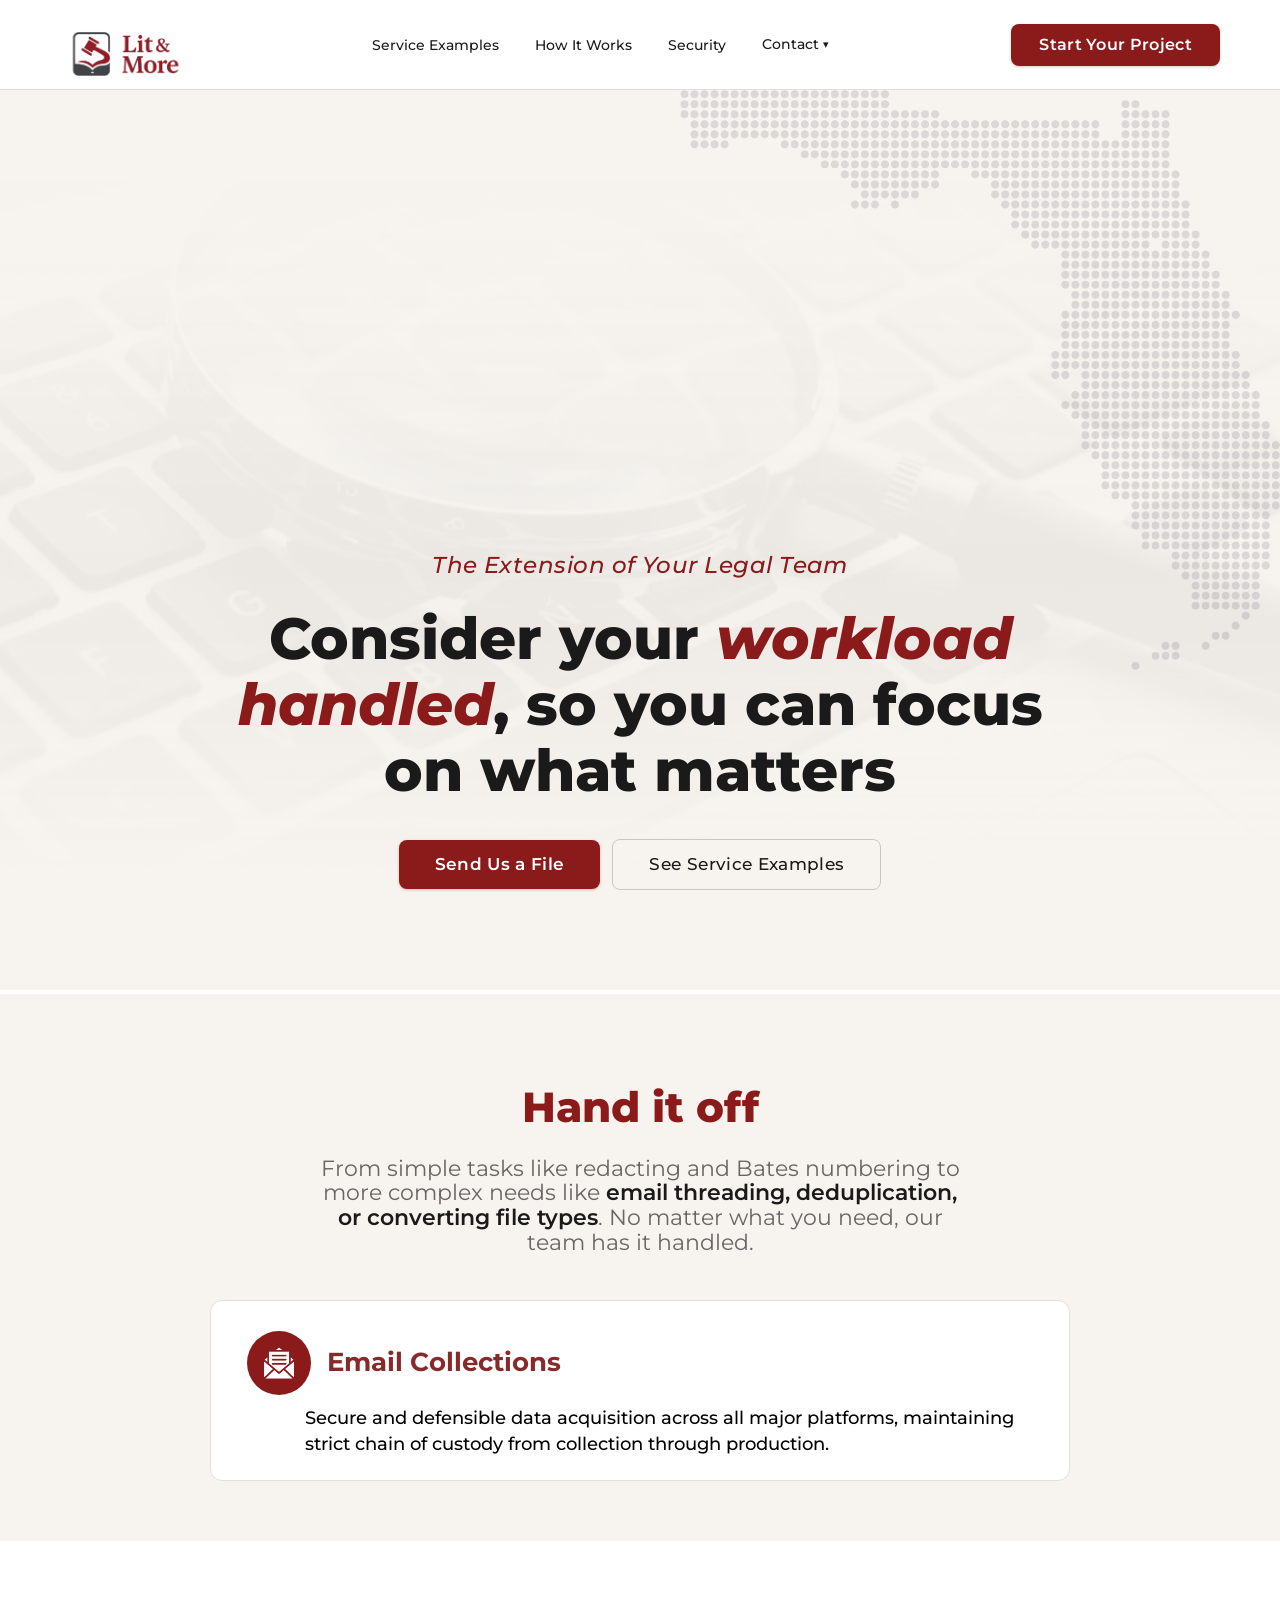
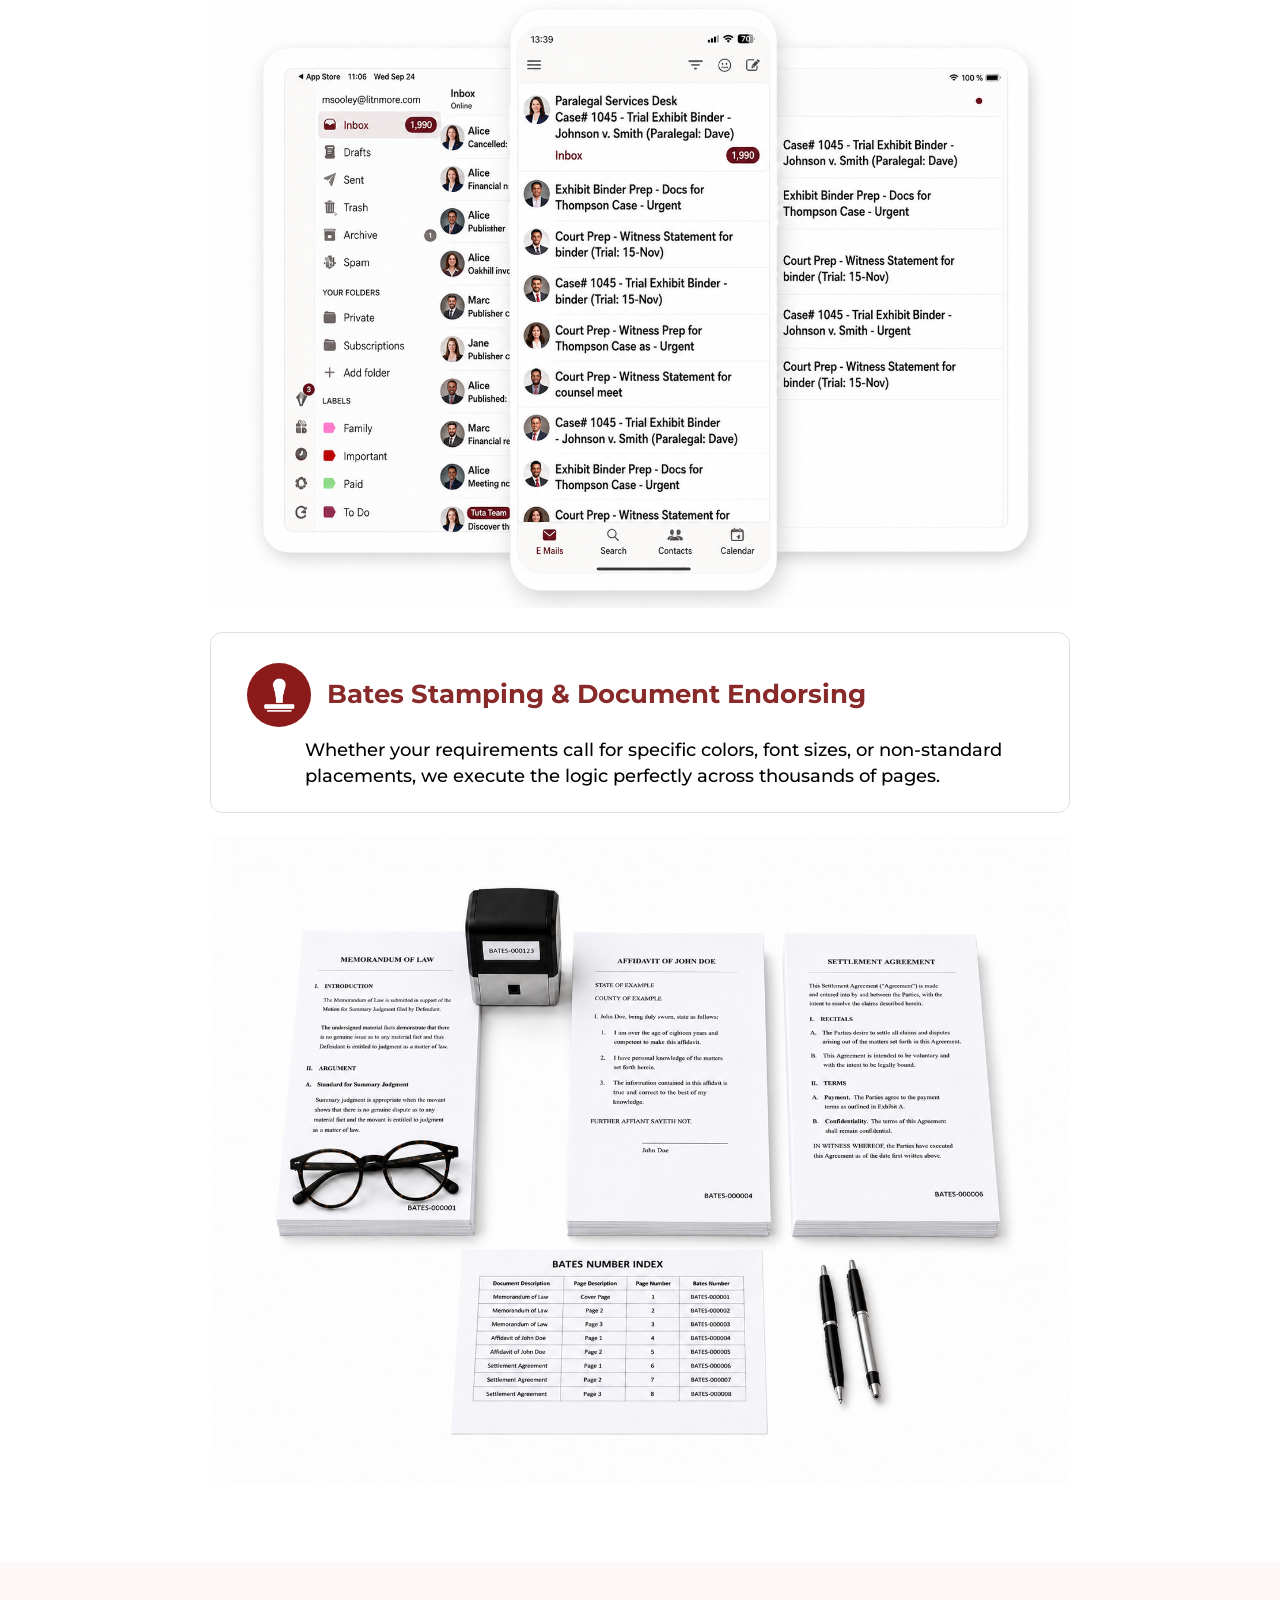
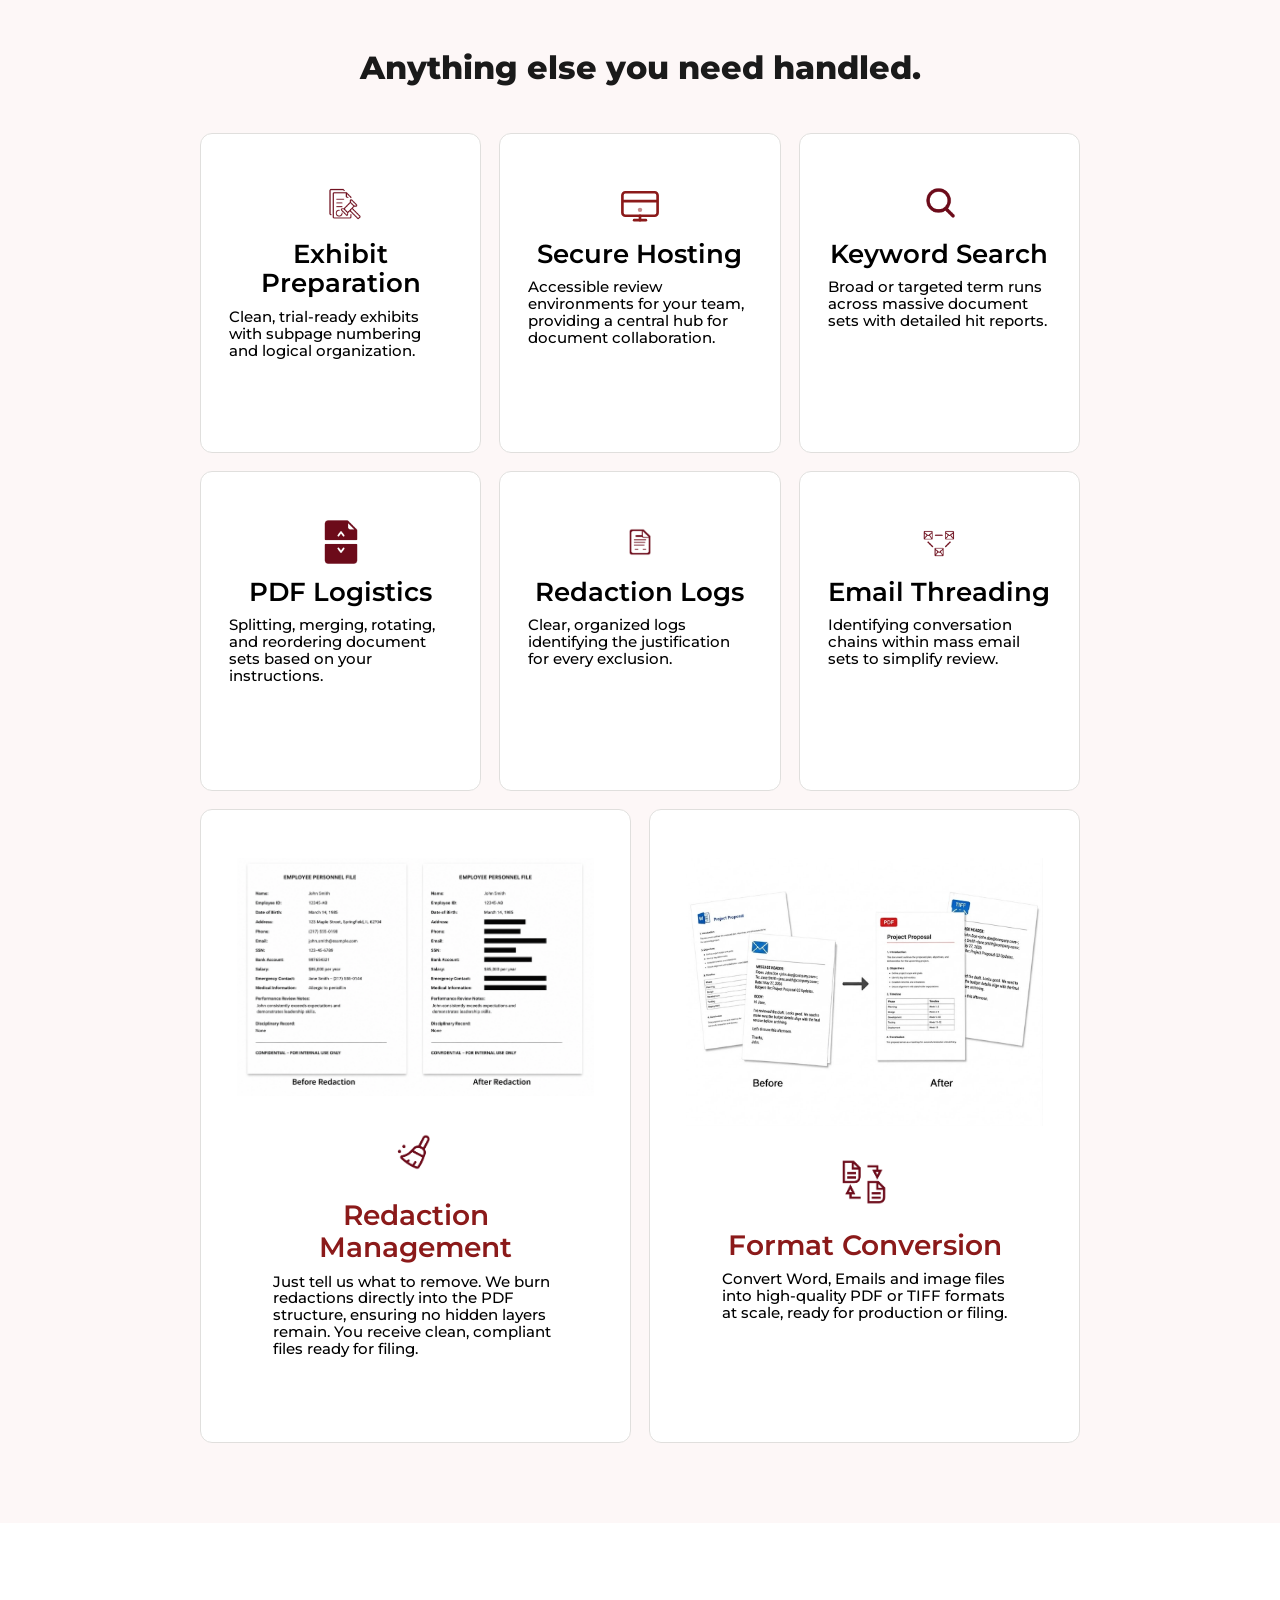
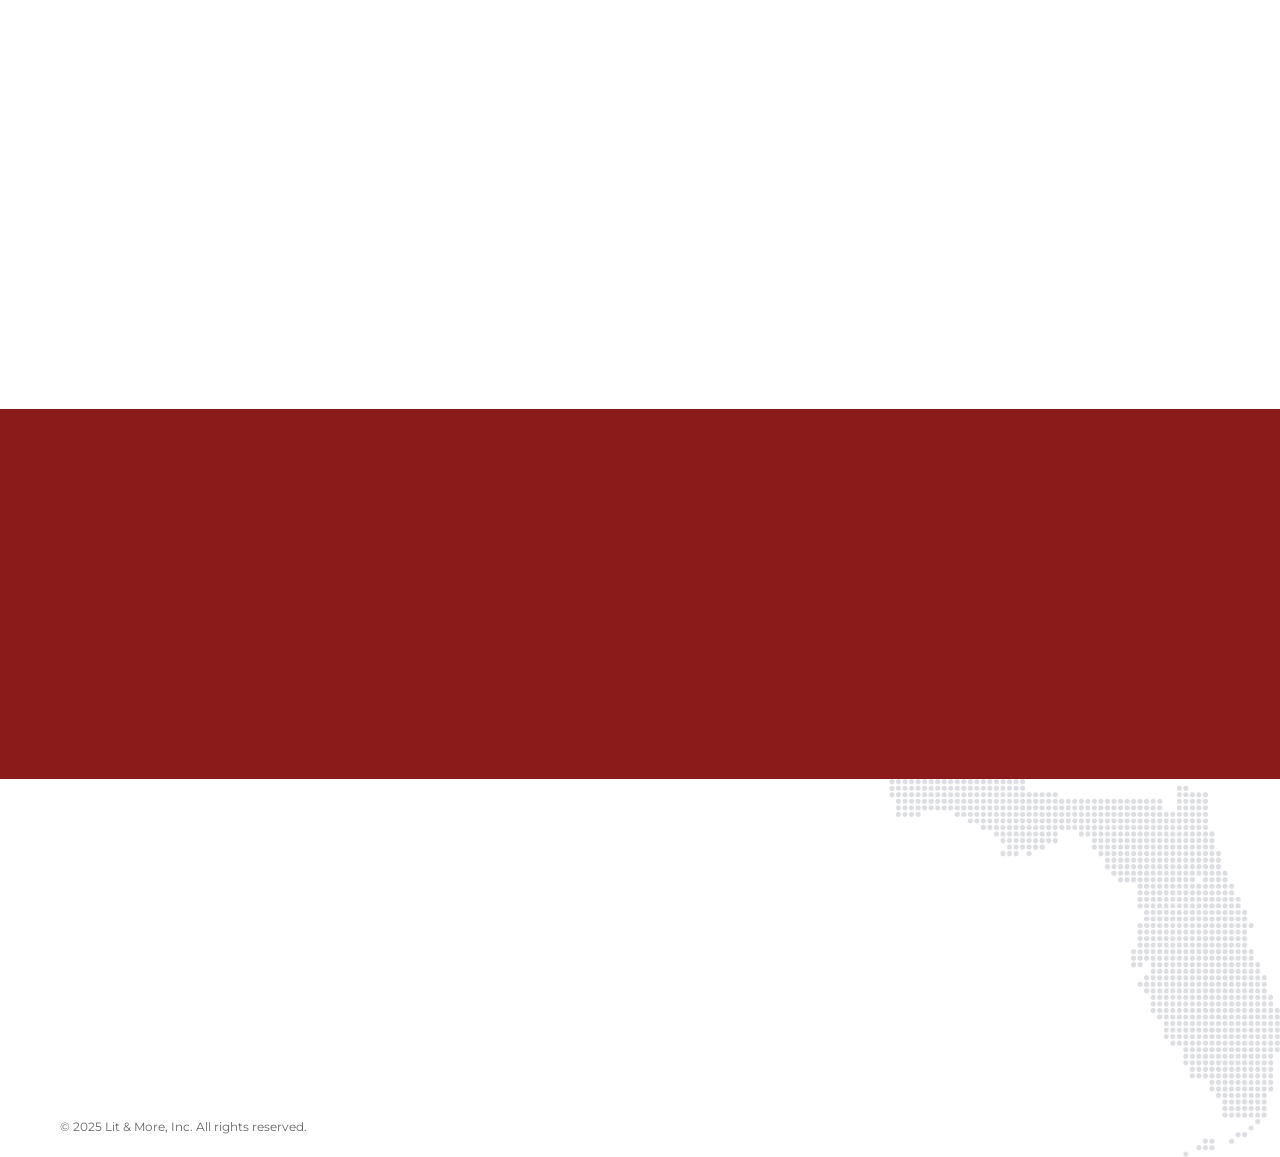
<file: index.html>
<!DOCTYPE html>
<html lang="en">
<head>
  <meta charset="UTF-8" />
  <meta name="viewport" content="width=device-width, initial-scale=1.0" />
  <title>Lit &amp; More | The Extension of Your Legal Team</title>
  <link rel="preconnect" href="https://fonts.googleapis.com" />
  <link rel="preconnect" href="https://fonts.gstatic.com" crossorigin />
  <link href="https://fonts.googleapis.com/css2?family=Montserrat:ital,wght@0,400;0,500;0,600;0,700;0,800;1,400;1,600;1,700&display=swap" rel="stylesheet" />
  <link href="https://unpkg.com/aos@2.3.1/dist/aos.css" rel="stylesheet" />
  <link rel="stylesheet" href="styles.css" />
</head>
<body>

<!-- ── Navigation ── -->
<nav class="nav">
  <a href="#" class="nav-logo">
    <img src="images/logo.png" alt="Lit & More" />
  </a>

  <ul class="nav-links">
    <li><a href="#services">Service Examples</a></li>
    <li><a href="how-it-works/index.html">How It Works</a></li>
    <li><a href="#security">Security</a></li>
    <li class="nav-dropdown">
      <a href="#" class="nav-dropdown-toggle">Contact <span class="nav-caret">▾</span></a>
      <ul class="nav-dropdown-menu">
        <li><a href="tel:2393323369">Call Us</a></li>
        <li><a href="mailto:msooley@litnmore.com">Email Us</a></li>
        <li><a href="Contact us/index.html">Contact Form</a></li>
      </ul>
    </li>
  </ul>

  <a href="Contact us/index.html" class="btn btn-red nav-cta">Start Your Project</a>
  <button class="nav-hamburger" id="menuToggle" aria-label="Toggle menu" aria-expanded="false">
    <span></span><span></span><span></span>
  </button>
</nav>

<!-- ── Hero ── -->
<section class="hero">
  <img class="hero-img-left" src="images/photo-hero.png" alt="" />
  <img class="hero-img-right" src="images/icon-us-based.png" alt="" />
  <div class="hero-content">
    <p class="hero-eyebrow" data-aos="fade-down" data-aos-delay="100">The Extension of Your Legal Team</p>
    <h1 class="hero-headline" data-aos="fade-up" data-aos-delay="200">
      Consider your <em>workload</em><br><em>handled</em>, so you can focus<br>on what matters
    </h1>
    <div class="hero-buttons" data-aos="fade-up" data-aos-delay="360">
      <a href="Contact us/index.html" class="btn btn-red btn-lg">Send Us a File</a>
      <a href="#services" class="btn btn-outline btn-lg">See Service Examples</a>
    </div>
  </div>
</section>

<!-- ── Hand it off ── -->
<section id="services">
  <!-- Beige zone: heading + Email Collections card -->
  <div class="services-top">
    <div class="section-heading" data-aos="fade-up">
      <h2>Hand it off</h2>
      <p>From simple tasks like redacting and Bates numbering to more complex needs like <strong>email threading, deduplication, or converting file types</strong>. No matter what you need, our team has it handled.</p>
    </div>
    <div class="featured-services-top">
      <div class="featured-card" data-aos="fade-up" data-aos-delay="100">
        <div class="featured-card-body">
          <div class="featured-card-header">
            <div class="card-icon-circle">
              <img src="images/email-icon.png" alt="" />
            </div>
            <h3>Email Collections</h3>
          </div>
          <p>Secure and defensible data acquisition across all major platforms, maintaining strict chain of custody from collection through production.</p>
        </div>
      </div>
    </div>
  </div>

  <!-- White zone: standalone photo + Bates Stamping card -->
  <div class="services-bottom">
    <div class="featured-photo-standalone" data-aos="fade-up" data-aos-delay="100">
      <img src="images/photo-email-collections.png" alt="Email Collections" />
    </div>
    <div class="featured-card" data-aos="fade-up" data-aos-delay="150">
      <div class="featured-card-body">
        <div class="featured-card-header">
          <div class="card-icon-circle">
            <img src="images/stampwhiite-.png" alt="" />
          </div>
          <h3>Bates Stamping &amp; Document Endorsing</h3>
        </div>
        <p>Whether your requirements call for specific colors, font sizes, or non-standard placements, we execute the logic perfectly across thousands of pages.</p>
      </div>
    </div>
    <div class="featured-photo-standalone" data-aos="fade-up" data-aos-delay="200">
      <img src="images/photo-bates-stamping 1 (2).png" alt="Bates Stamping" />
    </div>
  </div>
</section>

<!-- ── Anything else ── -->
<section class="section section-gray" id="how-it-works">
  <h2 class="dark-heading" data-aos="fade-up">Anything else you need handled.</h2>

  <div class="grid-3">
    <div class="service-card" data-aos="fade-up" data-aos-delay="0">
      <img class="card-icon" src="images/icon-exhibit-preparation.png" alt="" />
      <h3>Exhibit Preparation</h3>
      <p>Clean, trial-ready exhibits with subpage numbering and logical organization.</p>
    </div>

    <div class="service-card" data-aos="fade-up" data-aos-delay="100">
      <svg viewBox="0 0 30 30" fill="none" xmlns="http://www.w3.org/2000/svg">
        <rect x="3" y="7" width="24" height="16" rx="2" stroke="currentColor" stroke-width="1.8"/>
        <path d="M3 13h24" stroke="currentColor" stroke-width="1.8"/>
        <circle cx="15" cy="19" r="1.5" fill="currentColor" opacity="0.5"/>
        <path d="M11 26h8" stroke="currentColor" stroke-width="1.8" stroke-linecap="round"/>
        <path d="M15 23v3" stroke="currentColor" stroke-width="1.8" stroke-linecap="round"/>
      </svg>
      <h3>Secure Hosting</h3>
      <p>Accessible review environments for your team, providing a central hub for document collaboration.</p>
    </div>

    <div class="service-card" data-aos="fade-up" data-aos-delay="200">
      <img class="card-icon" src="images/icon-keyword-search.png" alt="" />
      <h3>Keyword Search</h3>
      <p>Broad or targeted term runs across massive document sets with detailed hit reports.</p>
    </div>

    <div class="service-card" data-aos="fade-up" data-aos-delay="0">
      <img class="card-icon" src="images/icon-pdf-logistics.png" alt="" />
      <h3>PDF Logistics</h3>
      <p>Splitting, merging, rotating, and reordering document sets based on your instructions.</p>
    </div>

    <div class="service-card" data-aos="fade-up" data-aos-delay="100">
      <img class="card-icon" src="images/icon-redaction-logs.png" alt="" />
      <h3>Redaction Logs</h3>
      <p>Clear, organized logs identifying the justification for every exclusion.</p>
    </div>

    <div class="service-card" data-aos="fade-up" data-aos-delay="200">
      <img class="card-icon" src="images/icon-email-threading.png" alt="" />
      <h3>Email Threading</h3>
      <p>Identifying conversation chains within mass email sets to simplify review.</p>
    </div>
  </div>

  <div class="grid-2">
    <div class="service-card service-card--photo-top" data-aos="fade-up" data-aos-delay="0">
      <div class="service-card-photo">
        <img src="images/Reduction-Management.png" alt="Redaction Management before and after" />
      </div>
      <div class="service-card-text">
        <img class="card-icon" src="images/icon-redaction-management.png" alt="" />
        <h3>Redaction Management</h3>
        <p>Just tell us what to remove. We burn redactions directly into the PDF structure, ensuring no hidden layers remain. You receive clean, compliant files ready for filing.</p>
      </div>
    </div>

    <div class="service-card service-card--photo-top" data-aos="fade-up" data-aos-delay="150">
      <div class="service-card-photo">
        <img src="images/photo-format-conversion 1.png" alt="Format Conversion before and after" />
      </div>
      <div class="service-card-text">
        <img class="card-icon" src="images/icon-format-conversion.png" alt="" />
        <h3>Format Conversion</h3>
        <p>Convert Word, Emails and image files into high-quality PDF or TIFF formats at scale, ready for production or filing.</p>
      </div>
    </div>
  </div>
</section>

<!-- ── Trust / Security ── -->
<section class="section section-white section-trust" id="security">
  <div class="trust-lock-ring" data-aos="zoom-in">
    <img src="images/Lock-Icon.png" alt="" />
  </div>

  <p class="trust-quote" data-aos="fade-up" data-aos-delay="100">We treat your files the way you treat them, securely, confidentially and with the careful handling that comes from years of <span class="trust-quote-accent">experience.</span></p>

  <div class="trust-badges" data-aos="fade-up" data-aos-delay="200">
    <button class="badge">
      <img class="badge-img" src="images/Calender-Icon.png" alt="" />
      Decades of Experience
    </button>
    <button class="badge">
      <img class="badge-img" src="images/Human-Icon.png" alt="" />
      Human-Verified
    </button>
    <button class="badge">
      <img class="badge-img badge-img-lg" src="images/us-map.png" alt="" />
      US-Based
    </button>
  </div>
</section>

<!-- ── CTA ── -->
<section class="section-cta" id="contact">
  <h2 data-aos="fade-up">Ready to hand it off?</h2>
  <p data-aos="fade-up" data-aos-delay="100">Send us the file or describe your project. We'll provide the budget figures and timeline your team needs.</p>
  <div data-aos="fade-up" data-aos-delay="220">
    <a href="Contact us/index.html" class="btn btn-outline-white btn-lg">Start Your Project</a>
  </div>
</section>

<!-- ── Footer ── -->
<footer>
  <img class="footer-map" src="images/icon-us-based.png" alt="" />
  <!-- Top: tagline + quick links centered -->
  <div class="footer-top" data-aos="fade-up">
    <p class="footer-tagline">Our team manages the electronic document<br>needs of <em>legal teams nationwide.</em></p>
    <div class="footer-nav">
      <h4>Quick Links</h4>
      <div class="footer-nav-links">
        <span class="pipe">|</span>
        <a href="#services">Service</a>
        <span class="pipe">|</span>
        <a href="#security">Security</a>
        <span class="pipe">|</span>
        <a href="Contact us/index.html">Contact</a>
        <span class="pipe">|</span>
      </div>
    </div>
  </div>

  <!-- Middle: logo+social left, contact right -->
  <div class="footer-mid" data-aos="fade-up" data-aos-delay="100">
    <div class="footer-brand">
      <div class="footer-logo">
        <img src="images/logo.png" alt="Lit & More" />
      </div>
      <div class="footer-social-block">
        <p class="footer-social-label">Follow us on</p>
        <div class="social-icons">
          <a href="https://web.facebook.com/litnmore" target="_blank" aria-label="Facebook"><img src="images/icon-facebook.png" alt="Facebook" /></a>
          <a href="https://www.instagram.com/litnmorefl" target="_blank" aria-label="Instagram"><img src="images/icon-instagram.png" alt="Instagram" /></a>
          <a href="https://www.linkedin.com/company/lit-&-more/" target="_blank" aria-label="LinkedIn"><img src="images/icon-linkedin.png" alt="LinkedIn" /></a>
        </div>
      </div>
    </div>
    <div class="footer-contact">
      <p>
        <img class="pin-icon" src="images/icon-location.png" alt="" />
        1629 Hendry Street, Fort Myers, FL 33901
      </p>
      <p>239-332-3369 &nbsp;·&nbsp; support@litnmore.com</p>
    </div>
  </div>

  <!-- Bottom: copyright -->
  <div class="footer-bottom">
    <p>© 2025 Lit &amp; More, Inc. All rights reserved.</p>
  </div>
</footer>

<script src="https://unpkg.com/aos@2.3.1/dist/aos.js"></script>
<script src="script.js"></script>
</body>
</html>
</file>
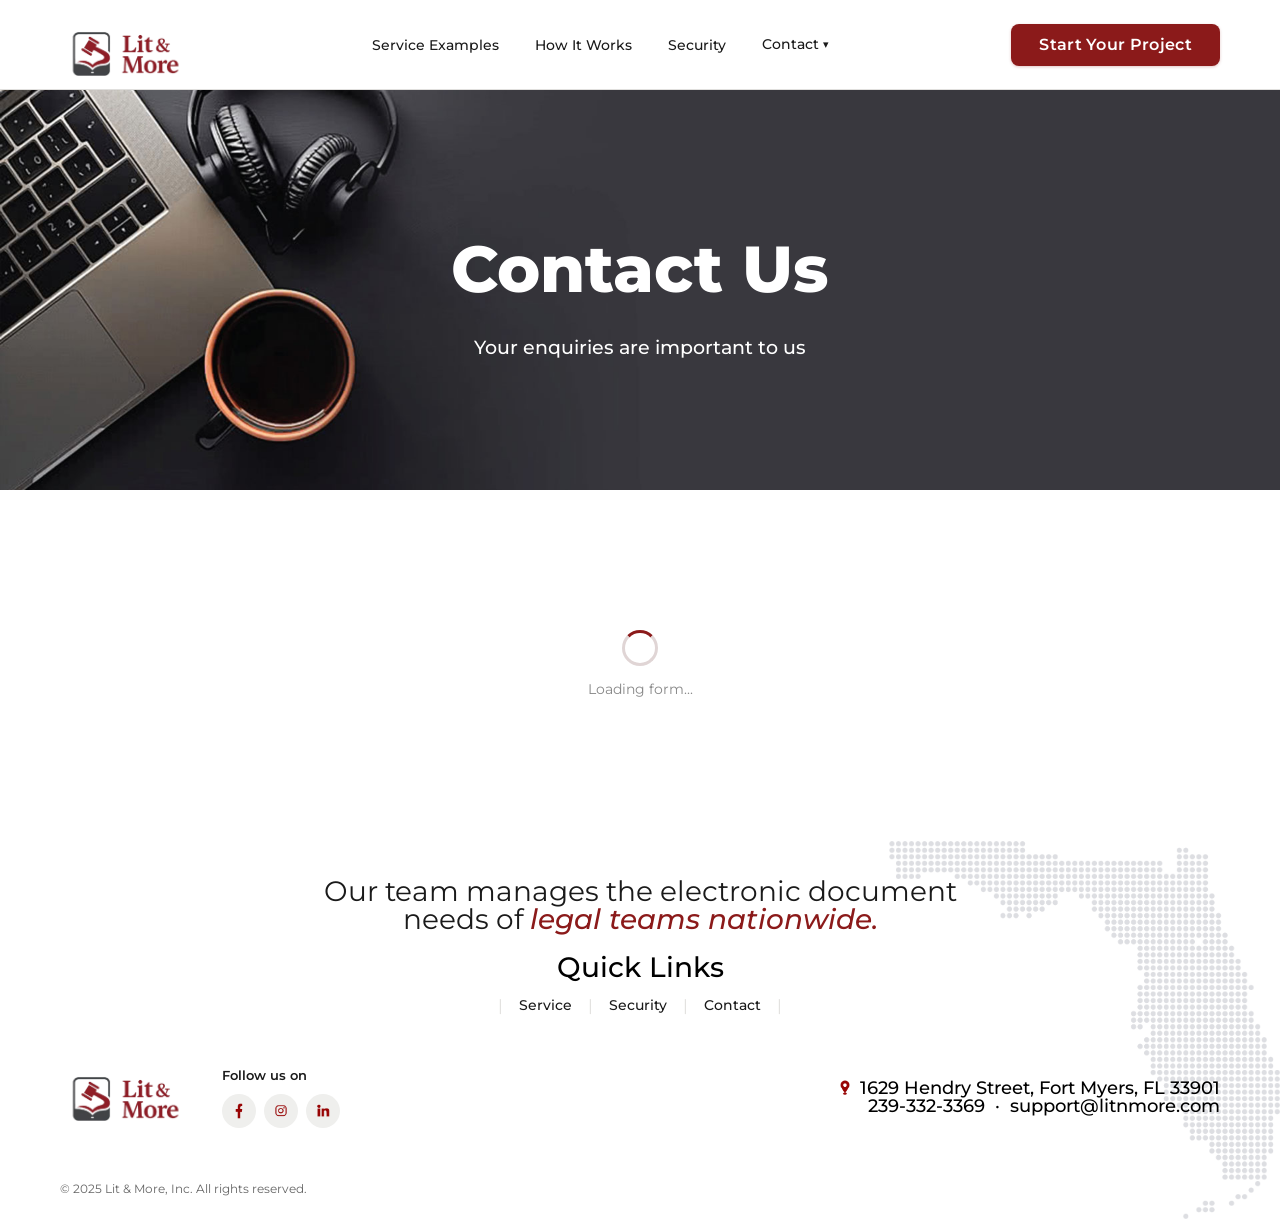
<file: Contact us/index.html>
<!DOCTYPE html>
<html lang="en">
<head>
  <meta charset="UTF-8" />
  <meta name="viewport" content="width=device-width, initial-scale=1.0" />
  <meta name="description" content="Get in touch with Lit & More for expert litigation services. Our team is ready to support your legal needs with personalized solutions tailored for your firm." />
  <title>Contact Us | Lit &amp; More</title>
  <link rel="preconnect" href="https://fonts.googleapis.com" />
  <link rel="preconnect" href="https://fonts.gstatic.com" crossorigin />
  <link rel="preconnect" href="https://js-na2.hsforms.net" crossorigin />
  <link rel="dns-prefetch" href="https://js-na2.hsforms.net" />
  <link href="https://fonts.googleapis.com/css2?family=Montserrat:ital,wght@0,400;0,500;0,600;0,700;0,800;1,400;1,600;1,700&display=swap" rel="stylesheet" />
  <link href="https://unpkg.com/aos@2.3.1/dist/aos.css" rel="stylesheet" />
  <link rel="stylesheet" href="../styles.css" />
  <link rel="stylesheet" href="style.css" />
</head>
<body>

<!-- ── Navigation ── -->
<nav class="nav">
  <a href="../index.html" class="nav-logo">
    <img src="../images/logo.png" alt="Lit & More" />
  </a>

  <ul class="nav-links">
    <li><a href="../index.html#services">Service Examples</a></li>
    <li><a href="../how-it-works/index.html">How It Works</a></li>
    <li><a href="../index.html#security">Security</a></li>
    <li class="nav-dropdown">
      <a href="#" class="nav-dropdown-toggle">Contact <span class="nav-caret">▾</span></a>
      <ul class="nav-dropdown-menu">
        <li><a href="tel:2393323369">Call Us</a></li>
        <li><a href="mailto:msooley@litnmore.com">Email Us</a></li>
        <li><a href="index.html">Contact Form</a></li>
      </ul>
    </li>
  </ul>

  <a href="index.html" class="btn btn-red nav-cta">Start Your Project</a>
  <button class="nav-hamburger" id="menuToggle" aria-label="Toggle menu" aria-expanded="false">
    <span></span><span></span><span></span>
  </button>
</nav>

<!-- ── Contact Hero ── -->
<main>
  <section class="contact-hero">
    <h1>Contact Us</h1>
    <p>Your enquiries are important to us</p>
  </section>

  <!-- HubSpot Form -->
  <div class="contact-form-wrapper">
    <div class="form-loading" id="formLoading">
      <div class="form-loading-spinner"></div>
      <p>Loading form...</p>
    </div>
    <script src="https://js-na2.hsforms.net/forms/embed/243506781.js"></script>
    <div class="hs-form-frame" data-region="na2" data-form-id="78f8ff6f-9f87-4346-8236-2946e35d6c95" data-portal-id="243506781"></div>
  </div>
  <script>
    const observer = new MutationObserver(() => {
      const frame = document.querySelector('.hs-form-frame iframe, .hs-form-frame form');
      if (frame) {
        document.getElementById('formLoading').style.display = 'none';
        observer.disconnect();
      }
    });
    observer.observe(document.querySelector('.hs-form-frame'), { childList: true, subtree: true });
  </script>
</main>

<!-- ── Footer ── -->
<footer>
  <img class="footer-map" src="../images/icon-us-based.png" alt="" />

  <div class="footer-top">
    <p class="footer-tagline">Our team manages the electronic document<br>needs of <em>legal teams nationwide.</em></p>
    <div class="footer-nav">
      <h4>Quick Links</h4>
      <div class="footer-nav-links">
        <span class="pipe">|</span>
        <a href="../index.html#services">Service</a>
        <span class="pipe">|</span>
        <a href="../index.html#security">Security</a>
        <span class="pipe">|</span>
        <a href="index.html">Contact</a>
        <span class="pipe">|</span>
      </div>
    </div>
  </div>

  <div class="footer-mid">
    <div class="footer-brand">
      <div class="footer-logo">
        <img src="../images/logo.png" alt="Lit & More" />
      </div>
      <div class="footer-social-block">
        <p class="footer-social-label">Follow us on</p>
        <div class="social-icons">
          <a href="https://web.facebook.com/litnmore" target="_blank" aria-label="Facebook"><img src="../images/icon-facebook.png" alt="Facebook" /></a>
          <a href="https://www.instagram.com/litnmorefl" target="_blank" aria-label="Instagram"><img src="../images/icon-instagram.png" alt="Instagram" /></a>
          <a href="https://www.linkedin.com/company/lit-&-more/" target="_blank" aria-label="LinkedIn"><img src="../images/icon-linkedin.png" alt="LinkedIn" /></a>
        </div>
      </div>
    </div>
    <div class="footer-contact">
      <p>
        <img class="pin-icon" src="../images/icon-location.png" alt="" />
        1629 Hendry Street, Fort Myers, FL 33901
      </p>
      <p>239-332-3369 &nbsp;·&nbsp; support@litnmore.com</p>
    </div>
  </div>

  <div class="footer-bottom">
    <p>© 2025 Lit &amp; More, Inc. All rights reserved.</p>
  </div>
</footer>

<script src="https://unpkg.com/aos@2.3.1/dist/aos.js"></script>
<script>
  AOS.init({ duration: 620, easing: 'ease-out-cubic', once: true, offset: 60 });
  const toggle = document.getElementById('menuToggle');
  const navLinks = document.querySelector('.nav-links');
  toggle.addEventListener('click', () => {
    const isOpen = navLinks.classList.toggle('open');
    toggle.classList.toggle('open', isOpen);
    toggle.setAttribute('aria-expanded', isOpen);
  });
  navLinks.querySelectorAll('a').forEach(link => {
    link.addEventListener('click', () => {
      navLinks.classList.remove('open');
      toggle.classList.remove('open');
      toggle.setAttribute('aria-expanded', false);
    });
  });
</script>
</body>
</html>
</file>
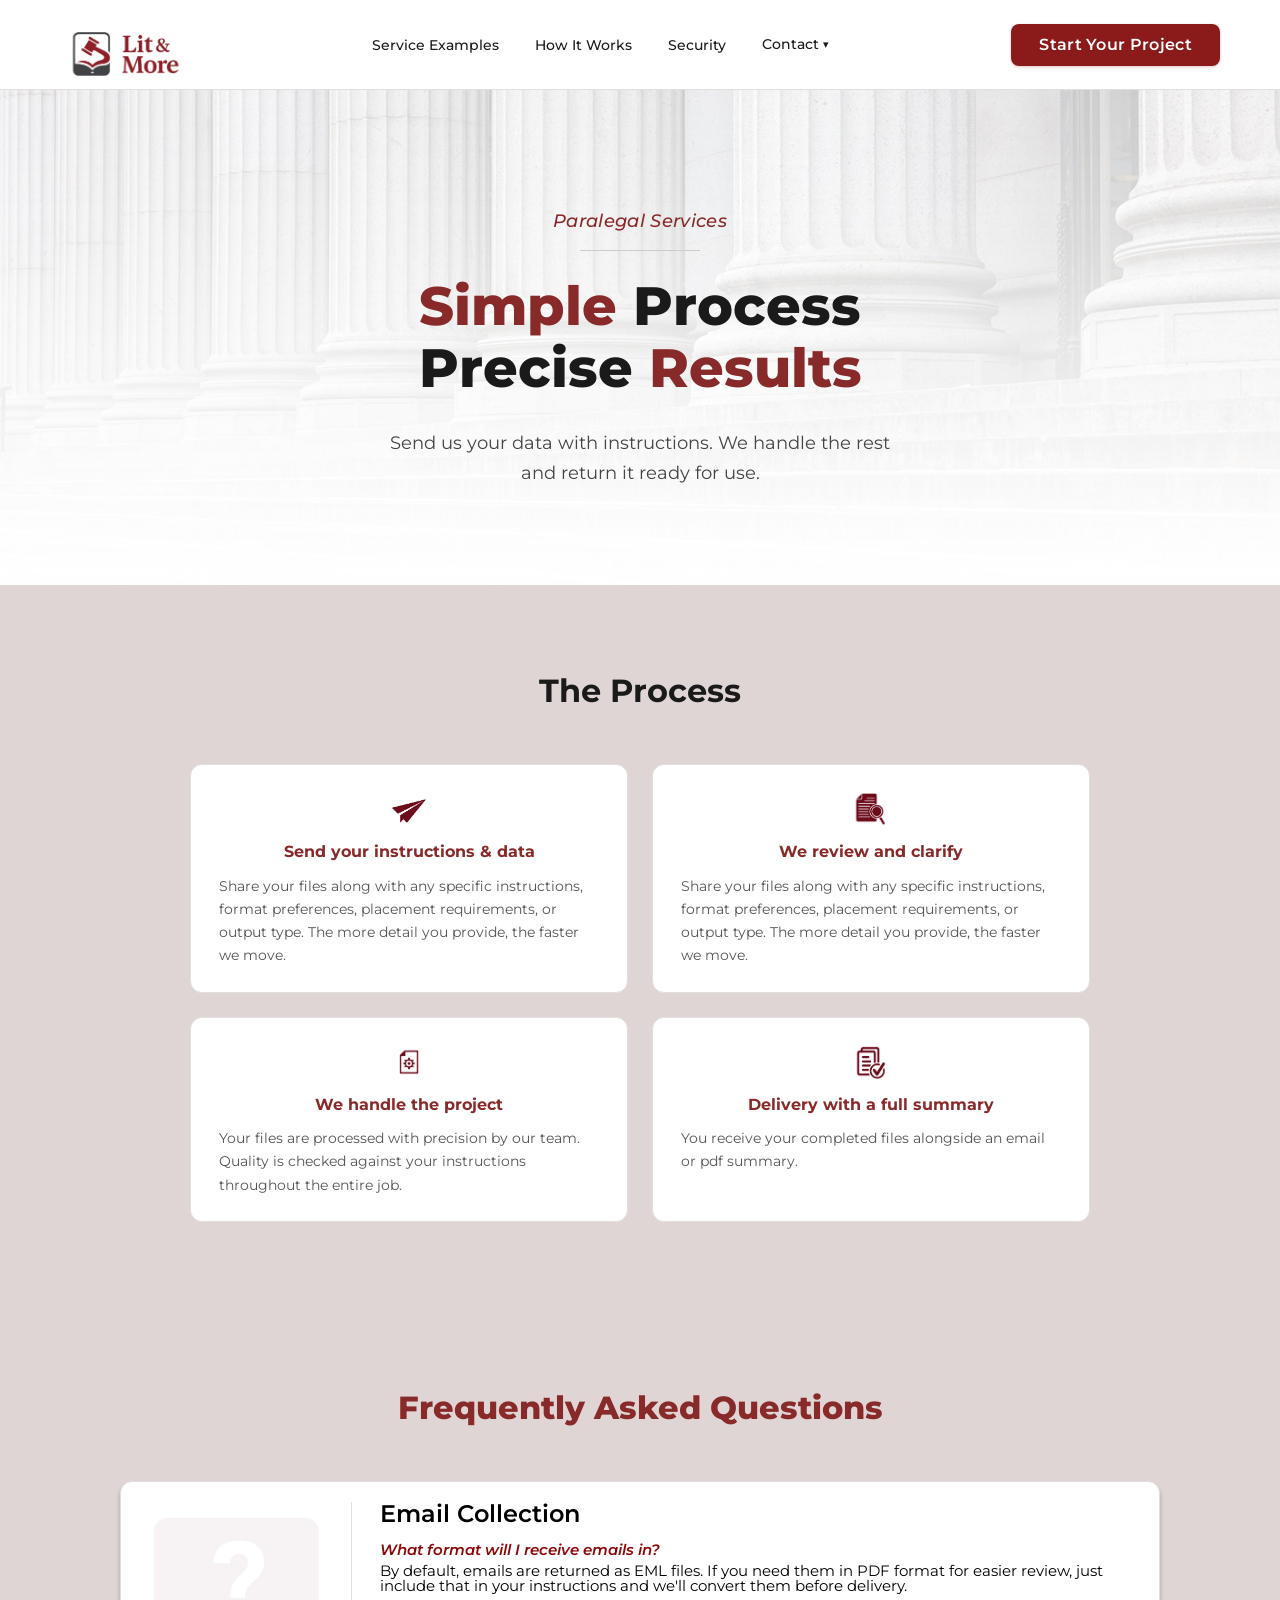
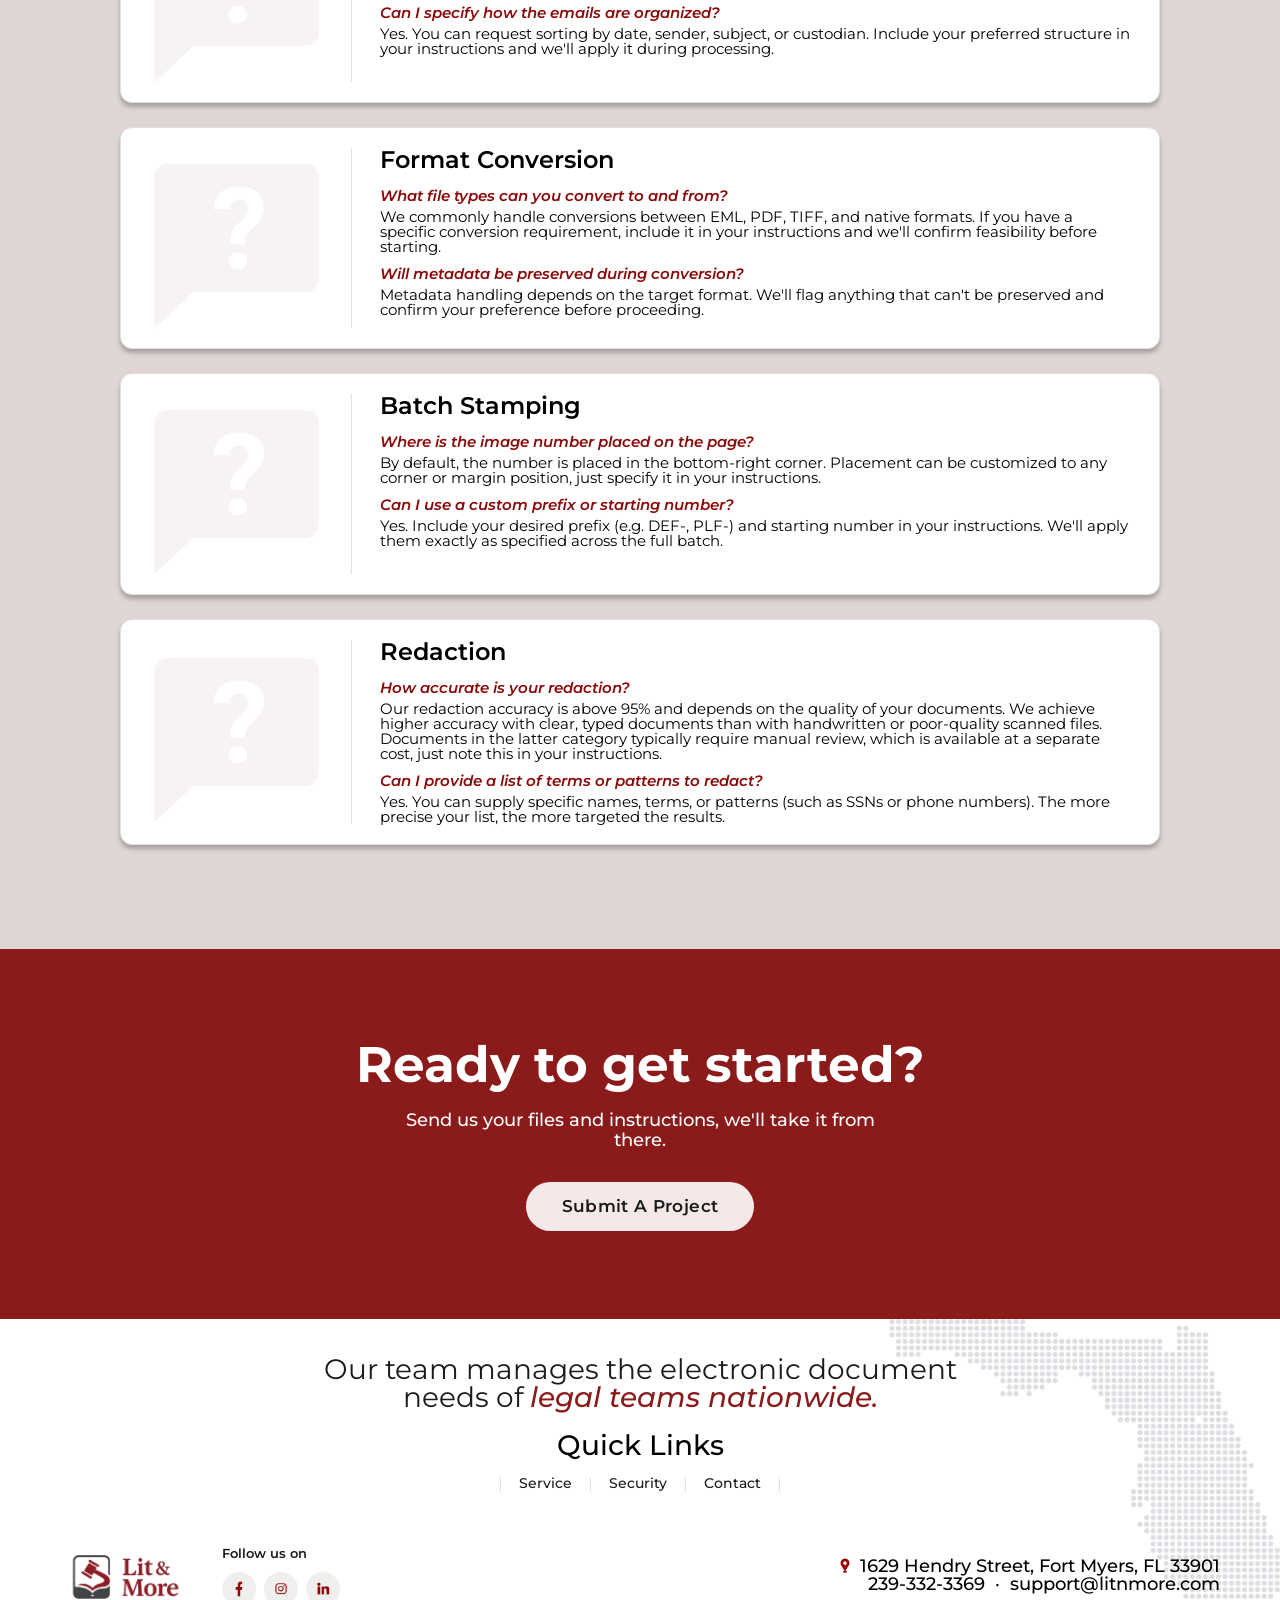
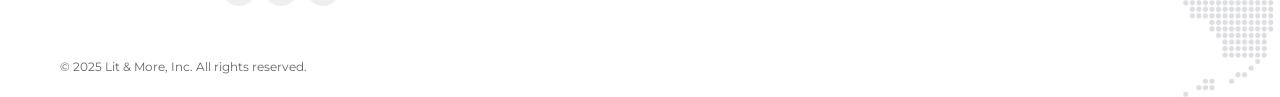
<file: how-it-works/index.html>
<!DOCTYPE html>
<html lang="en">
<head>
  <meta charset="UTF-8" />
  <meta name="viewport" content="width=device-width, initial-scale=1.0" />
  <title>How It Works | Lit &amp; More</title>
  <link rel="preconnect" href="https://fonts.googleapis.com" />
  <link rel="preconnect" href="https://fonts.gstatic.com" crossorigin />
  <link href="https://fonts.googleapis.com/css2?family=Montserrat:ital,wght@0,400;0,500;0,600;0,700;0,800;1,400;1,600;1,700&display=swap" rel="stylesheet" />
  <link href="https://unpkg.com/aos@2.3.1/dist/aos.css" rel="stylesheet" />
  <link rel="stylesheet" href="../styles.css" />
  <link rel="stylesheet" href="style.css" />
</head>
<body>

<!-- ── Navigation ── -->
<nav class="nav">
  <a href="../index.html" class="nav-logo">
    <img src="../images/logo.png" alt="Lit & More" />
  </a>
  <ul class="nav-links">
    <li><a href="../index.html#services">Service Examples</a></li>
    <li><a href="index.html">How It Works</a></li>
    <li><a href="../index.html#security">Security</a></li>
    <li class="nav-dropdown">
      <a href="#" class="nav-dropdown-toggle">Contact <span class="nav-caret">▾</span></a>
      <ul class="nav-dropdown-menu">
        <li><a href="tel:2393323369">Call Us</a></li>
        <li><a href="mailto:msooley@litnmore.com">Email Us</a></li>
        <li><a href="../Contact us/index.html">Contact Form</a></li>
      </ul>
    </li>
  </ul>
  <a href="../Contact us/index.html" class="btn btn-red nav-cta">Start Your Project</a>
  <button class="nav-hamburger" id="menuToggle" aria-label="Toggle menu" aria-expanded="false">
    <span></span><span></span><span></span>
  </button>
</nav>

<!-- ── Hero ── -->
<section class="hiw-hero">
  <img class="hiw-hero-bg" src="images/Court pillar.png" alt="" />
  <div class="hiw-hero-content" data-aos="fade-up">
    <p class="hiw-eyebrow">Paralegal Services</p>
    <h1 class="hiw-headline">
      <span class="red">Simple</span> Process<br>
      Precise <span class="red">Results</span>
    </h1>
    <p class="hiw-subtext">Send us your data with instructions. We handle the rest<br>and return it ready for use.</p>
  </div>
</section>

<!-- ── The Process ── -->
<section class="hiw-process">
  <h2 data-aos="fade-up">The Process</h2>
  <div class="process-grid">

    <div class="process-card" data-aos="fade-up" data-aos-delay="0">
      <img class="process-icon" src="images/Paper aeroplane.png" alt="" />
      <h3>Send your instructions &amp; data</h3>
      <p>Share your files along with any specific instructions, format preferences, placement requirements, or output type. The more detail you provide, the faster we move.</p>
    </div>

    <div class="process-card" data-aos="fade-up" data-aos-delay="100">
      <img class="process-icon" src="images/review icon.png" alt="" />
      <h3>We review and clarify</h3>
      <p>Share your files along with any specific instructions, format preferences, placement requirements, or output type. The more detail you provide, the faster we move.</p>
    </div>

    <div class="process-card" data-aos="fade-up" data-aos-delay="200">
      <img class="process-icon" src="images/file process.png" alt="" />
      <h3>We handle the project</h3>
      <p>Your files are processed with precision by our team. Quality is checked against your instructions throughout the entire job.</p>
    </div>

    <div class="process-card" data-aos="fade-up" data-aos-delay="300">
      <img class="process-icon" src="images/File process icon.png" alt="" />
      <h3>Delivery with a full summary</h3>
      <p>You receive your completed files alongside an email or pdf summary.</p>
    </div>

  </div>
</section>

<!-- ── FAQ ── -->
<section class="hiw-faq">
  <h2 data-aos="fade-up">Frequently Asked Questions</h2>

  <!-- Email Collection -->
  <div class="faq-card" data-aos="fade-up" data-aos-delay="0">
    <div class="faq-thumb">
      <img src="images/FAQ.png" alt="" />
    </div>
    <div class="faq-content">
      <h3>Email Collection</h3>
      <div class="faq-item">
        <p class="faq-q">What format will I receive emails in?</p>
        <p class="faq-a">By default, emails are returned as EML files. If you need them in PDF format for easier review, just include that in your instructions and we'll convert them before delivery.</p>
      </div>
      <div class="faq-item">
        <p class="faq-q">Can I specify how the emails are organized?</p>
        <p class="faq-a">Yes. You can request sorting by date, sender, subject, or custodian. Include your preferred structure in your instructions and we'll apply it during processing.</p>
      </div>
    </div>
  </div>

  <!-- Format Conversion -->
  <div class="faq-card" data-aos="fade-up" data-aos-delay="50">
    <div class="faq-thumb">
      <img src="images/FAQ.png" alt="" />
    </div>
    <div class="faq-content">
      <h3>Format Conversion</h3>
      <div class="faq-item">
        <p class="faq-q">What file types can you convert to and from?</p>
        <p class="faq-a">We commonly handle conversions between EML, PDF, TIFF, and native formats. If you have a specific conversion requirement, include it in your instructions and we'll confirm feasibility before starting.</p>
      </div>
      <div class="faq-item">
        <p class="faq-q">Will metadata be preserved during conversion?</p>
        <p class="faq-a">Metadata handling depends on the target format. We'll flag anything that can't be preserved and confirm your preference before proceeding.</p>
      </div>
    </div>
  </div>

  <!-- Batch Stamping -->
  <div class="faq-card" data-aos="fade-up" data-aos-delay="50">
    <div class="faq-thumb">
      <img src="images/FAQ.png" alt="" />
    </div>
    <div class="faq-content">
      <h3>Batch Stamping</h3>
      <div class="faq-item">
        <p class="faq-q">Where is the image number placed on the page?</p>
        <p class="faq-a">By default, the number is placed in the bottom-right corner. Placement can be customized to any corner or margin position, just specify it in your instructions.</p>
      </div>
      <div class="faq-item">
        <p class="faq-q">Can I use a custom prefix or starting number?</p>
        <p class="faq-a">Yes. Include your desired prefix (e.g. DEF-, PLF-) and starting number in your instructions. We'll apply them exactly as specified across the full batch.</p>
      </div>
    </div>
  </div>

  <!-- Redaction -->
  <div class="faq-card" data-aos="fade-up" data-aos-delay="50">
    <div class="faq-thumb">
      <img src="images/FAQ.png" alt="" />
    </div>
    <div class="faq-content">
      <h3>Redaction</h3>
      <div class="faq-item">
        <p class="faq-q">How accurate is your redaction?</p>
        <p class="faq-a">Our redaction accuracy is above 95% and depends on the quality of your documents. We achieve higher accuracy with clear, typed documents than with handwritten or poor-quality scanned files. Documents in the latter category typically require manual review, which is available at a separate cost, just note this in your instructions.</p>
      </div>
      <div class="faq-item">
        <p class="faq-q">Can I provide a list of terms or patterns to redact?</p>
        <p class="faq-a">Yes. You can supply specific names, terms, or patterns (such as SSNs or phone numbers). The more precise your list, the more targeted the results.</p>
      </div>
    </div>
  </div>

</section>

<!-- ── CTA ── -->
<section class="section-cta">
  <h2 data-aos="fade-up">Ready to get started?</h2>
  <p data-aos="fade-up" data-aos-delay="100">Send us your files and instructions, we'll take it from there.</p>
  <div data-aos="fade-up" data-aos-delay="220">
    <a href="../Contact us/index.html" class="btn btn-outline-white btn-lg">Submit A Project</a>
  </div>
</section>

<!-- ── Footer ── -->
<footer>
  <img class="footer-map" src="../images/icon-us-based.png" alt="" />
  <div class="footer-top">
    <p class="footer-tagline">Our team manages the electronic document<br>needs of <em>legal teams nationwide.</em></p>
    <div class="footer-nav">
      <h4>Quick Links</h4>
      <div class="footer-nav-links">
        <span class="pipe">|</span>
        <a href="../index.html#services">Service</a>
        <span class="pipe">|</span>
        <a href="../index.html#security">Security</a>
        <span class="pipe">|</span>
        <a href="../Contact us/index.html">Contact</a>
        <span class="pipe">|</span>
      </div>
    </div>
  </div>
  <div class="footer-mid">
    <div class="footer-brand">
      <div class="footer-logo">
        <img src="../images/logo.png" alt="Lit & More" />
      </div>
      <div class="footer-social-block">
        <p class="footer-social-label">Follow us on</p>
        <div class="social-icons">
          <a href="https://web.facebook.com/litnmore" target="_blank" aria-label="Facebook"><img src="../images/icon-facebook.png" alt="Facebook" /></a>
          <a href="https://www.instagram.com/litnmorefl" target="_blank" aria-label="Instagram"><img src="../images/icon-instagram.png" alt="Instagram" /></a>
          <a href="https://www.linkedin.com/company/lit-&-more/" target="_blank" aria-label="LinkedIn"><img src="../images/icon-linkedin.png" alt="LinkedIn" /></a>
        </div>
      </div>
    </div>
    <div class="footer-contact">
      <p><img class="pin-icon" src="../images/icon-location.png" alt="" />1629 Hendry Street, Fort Myers, FL 33901</p>
      <p>239-332-3369 &nbsp;·&nbsp; support@litnmore.com</p>
    </div>
  </div>
  <div class="footer-bottom">
    <p>© 2025 Lit &amp; More, Inc. All rights reserved.</p>
  </div>
</footer>

<script src="https://unpkg.com/aos@2.3.1/dist/aos.js"></script>
<script>
  AOS.init({ duration: 620, easing: 'ease-out-cubic', once: true, offset: 60 });
  const toggle = document.getElementById('menuToggle');
  const navLinks = document.querySelector('.nav-links');
  toggle.addEventListener('click', () => {
    const isOpen = navLinks.classList.toggle('open');
    toggle.classList.toggle('open', isOpen);
    toggle.setAttribute('aria-expanded', isOpen);
  });
  navLinks.querySelectorAll('a').forEach(link => {
    link.addEventListener('click', () => {
      navLinks.classList.remove('open');
      toggle.classList.remove('open');
      toggle.setAttribute('aria-expanded', false);
    });
  });
</script>
</body>
</html>
</file>
<file: styles.css>
*, *::before, *::after { box-sizing: border-box; margin: 0; padding: 0; }

:root {
  --red:        #8B1A1A;
  --red-dark:   #6E1414;
  --white:      #FFFFFF;
  --off-white:  #F5F4F2;
  --light-gray: #EFEFED;
  --border:     #E0DFDD;
  --text:       #1A1A1A;
  --muted:      #666666;
}

html { scroll-behavior: smooth; }

body {
  font-family: 'Montserrat', sans-serif;
  color: var(--text);
  line-height: 1.6;
}

a { text-decoration: none; color: inherit; }

/* ── Buttons ── */
.btn {
  display: inline-block;
  padding: 13px 28px;
  border-radius: 8px;
  font-size: 1rem;
  font-weight: 600;
  font-family: 'Montserrat', sans-serif;
  cursor: pointer;
  border: none;
  letter-spacing: 0.02em;
  transition: background 0.22s ease, border-color 0.22s ease,
              transform 0.22s ease, box-shadow 0.22s ease, color 0.22s ease;
  line-height: 1;
}
.btn-lg { padding: 16px 36px; font-size: 1.05rem; font-weight: 600; border-radius: 8px; }

/* Arrow variant — animated → on hover */
.btn-arrow { position: relative; padding-right: 36px; }
.btn-arrow::after {
  content: '→';
  position: absolute;
  right: 16px;
  top: 50%;
  transform: translateY(-50%) translateX(0);
  transition: transform 0.22s ease;
  font-size: 1em;
  line-height: 1;
}
.btn-arrow:hover::after { transform: translateY(-50%) translateX(4px); }

/* Red filled */
.btn-red {
  background: var(--red);
  color: #fff;
  box-shadow: 0 1px 3px rgba(139,26,26,0.25);
}
.btn-red:hover {
  background: var(--red-dark);
  transform: translateY(-2px);
  box-shadow: 0 8px 22px rgba(139,26,26,0.32);
}
.btn-red:active {
  transform: translateY(0);
  box-shadow: 0 1px 3px rgba(139,26,26,0.25);
}

/* Outline dark */
.btn-outline {
  background: transparent;
  color: var(--text);
  border: 1px solid #c8c7c4;
  font-weight: 500;
}
.btn-outline:hover {
  border-color: var(--red);
  color: var(--red);
  background: rgba(139,26,26,0.04);
  transform: translateY(-2px);
}
.btn-outline:active { transform: translateY(0); }

/* Outline white (on dark bg) */
.btn-outline-white {
  background: #F5E8E8;
  color: #1A1A1A;
  border: none;
  border-radius: 100px;
}
.btn-outline-white:hover {
  background: #DFB8B8;
  color: var(--red);
  transform: translateY(-2px);
}
.btn-outline-white:active { transform: translateY(0); }

/* ── Logo image ── */
.nav-logo img {
  height: 62px;
  width: auto;
  display: block;
}
.footer-logo img {
  height: 62px;
  width: auto;
  display: block;
  margin-bottom: 14px;
}

/* ── Navigation ── */
.nav {
  position: sticky;
  top: 0;
  z-index: 100;
  background: #fff;
  border-bottom: 1px solid var(--border);
  height: 90px;
  padding: 0 60px;
  display: flex;
  align-items: center;
  justify-content: space-between;
}

.nav-logo {
  display: flex;
  align-items: center;
  gap: 10px;
  font-weight: 700;
  font-size: 1rem;
}

.nav-links {
  display: flex;
  align-items: center;
  gap: 36px;
  list-style: none;
}
.nav-links a {
  font-size: 0.875rem;
  font-weight: 500;
  color: var(--text);
  transition: color 0.2s;
}
.nav-links a:hover { color: var(--red); }

/* ── Contact Dropdown ── */
.nav-dropdown { position: relative; }
.nav-dropdown-toggle { display: flex; align-items: center; gap: 4px; cursor: pointer; }
.nav-caret { font-size: 0.7rem; transition: transform 0.2s; }
.nav-dropdown:hover .nav-caret { transform: rotate(180deg); }

.nav-dropdown-menu {
  display: none;
  position: absolute;
  top: 100%;
  right: 0;
  padding-top: 12px;
  list-style: none;
  min-width: 180px;
  z-index: 200;
}
.nav-dropdown-menu::before {
  content: '';
  position: absolute;
  top: 12px;
  left: 0;
  right: 0;
  bottom: 0;
  background: #fff;
  border: 1px solid var(--border);
  border-radius: 12px;
  box-shadow: 0 8px 28px rgba(0,0,0,0.1);
  z-index: -1;
}
.nav-dropdown:hover .nav-dropdown-menu { display: block; }

.nav-dropdown-menu li a {
  display: flex;
  align-items: center;
  gap: 14px;
  padding: 12px 14px;
  border-radius: 8px;
  font-size: 0.85rem;
  color: var(--text);
  transition: background 0.18s;
  line-height: 1.5;
}
.nav-dropdown-menu li a:hover { background: #F7F3EE; color: var(--red); }
.nav-dropdown-menu li a strong { display: block; font-weight: 600; font-size: 0.88rem; }

/* ── Hero background images ── */
.hero-img-left {
  position: absolute;
  left: 0;
  top: 0;
  width: 100%;
  height: 100%;
  object-fit: cover;
  object-position: center;
  opacity: 0.2;
  pointer-events: none;
}
.hero-img-right {
  position: absolute;
  right: 0;
  top: 0;
  width: 50%;
  max-width: 600px;
  height: 100%;
  object-fit: contain;
  object-position: top right;
  opacity: 0.13;
  pointer-events: none;
}

/* ── Hero ── */
.hero {
  position: relative;
  background: #F7F3EE;
  padding: 0 60px 100px;
  min-height: 100vh;
  display: flex;
  align-items: flex-end;
  justify-content: center;
  text-align: center;
  overflow-x: clip;
  overflow-y: visible;
}
.hero-content {
  position: relative;
  z-index: 1;
  max-width: 820px;
  width: 100%;
  margin: 0 auto;
}
.hero-eyebrow {
  font-family: 'Montserrat', sans-serif;
  font-style: italic;
  color: var(--red);
  font-size: 1.45rem;
  font-weight: 500;
  letter-spacing: 0.02em;
  margin-bottom: 20px;
}
.hero-headline {
  font-size: 3.6rem;
  font-weight: 800;
  line-height: 1.15;
  margin-bottom: 36px;
  color: var(--text);
}
.hero-headline em {
  font-family: 'Montserrat', sans-serif;
  font-style: italic;
  color: var(--red);
  font-weight: 800;
}
.hero-buttons {
  display: flex;
  gap: 12px;
  align-items: center;
  justify-content: center;
}

/* ── Section base ── */
.section { padding: 80px 60px; }
#how-it-works { padding: 80px 200px; }
.section-white { background: #fff; }
.section-gray  { background: #FDF7F7; }

/* Services section: beige top zone, white bottom zone */
#services { padding: 0; border-top: 4px solid #fff; }
.services-top {
  background: #F7F3EE;
  padding: 80px 60px 60px;
}
.services-bottom {
  background: #fff;
  padding: 60px 60px 80px;
  display: flex;
  flex-direction: column;
  gap: 24px;
  align-items: center;
}
.services-bottom > * {
  width: 100%;
  max-width: 860px;
}
.featured-services-top {
  max-width: 860px;
  margin: 0 auto;
  display: flex;
  flex-direction: column;
  gap: 24px;
}

.section-heading { text-align: center; margin-bottom: 44px; }
.section-heading h2 {
  font-size: 2.6rem;
  font-weight: 800;
  color: var(--red);
  margin-bottom: 16px;
}
.section-heading p {
  color: var(--muted);
  font-size: 22px;
  font-weight: 400;
  line-height: 1.13;
  letter-spacing: 0;
  max-width: 640px;
  margin: 0 auto;
}
.section-heading p strong { color: var(--text); font-weight: 600; }

/* ── Featured Service Cards ── */
.featured-services {
  display: flex;
  flex-direction: column;
  gap: 24px;
  max-width: 860px;
  margin: 0 auto;
}
.featured-card {
  border: 1px solid var(--border);
  border-radius: 12px;
  padding: 0;
  background: #fff;
  overflow: hidden;
  transition: transform 0.25s ease, box-shadow 0.25s ease;
}
.featured-card:hover {
  transform: translateY(-3px);
  box-shadow: 0 10px 28px rgba(0,0,0,0.07);
}
.featured-card-body {
  padding: 30px 36px 22px;
}
.featured-card-header {
  display: flex;
  align-items: center;
  gap: 16px;
  margin-bottom: 10px;
}
.featured-card-header svg {
  width: 42px;
  height: 42px;
  flex-shrink: 0;
  color: var(--red);
}
.card-icon-circle {
  width: 64px;
  height: 64px;
  border-radius: 50%;
  background: var(--red);
  display: flex;
  align-items: center;
  justify-content: center;
  flex-shrink: 0;
}
.card-icon-circle img {
  width: 36px;
  height: 36px;
  object-fit: contain;
}
.featured-card h3 {
  font-size: 26px;
  font-weight: 700;
  line-height: 1.13;
  letter-spacing: 0;
  color: #892A2A;
}
.featured-card p {
  color: #000000;
  font-size: 18px;
  font-weight: 500;
  line-height: 1.47;
  letter-spacing: 0;
  padding-left: 58px;
}

/* ── Featured card photo (fused inside card) ── */
.featured-card-photo {
  line-height: 0;
}
.featured-card-photo img {
  width: 100%;
  height: 280px;
  object-fit: cover;
  object-position: center;
  display: block;
}

/* ── Standalone photo — no card, no crop ── */
.featured-photo-standalone {
  max-width: 860px;
  margin: 0 auto;
}
.featured-photo-standalone img {
  width: 100%;
  height: auto;
  display: block;
}

/* ── "Anything else" heading ── */
.dark-heading {
  text-align: center;
  font-size: 2rem;
  font-weight: 800;
  color: var(--text);
  margin-bottom: 40px;
}

/* ── Service Grid ── */
.grid-3 {
  display: grid;
  grid-template-columns: repeat(3, 1fr);
  gap: 18px;
  margin-bottom: 18px;
}
.grid-2 {
  display: grid;
  grid-template-columns: repeat(2, 1fr);
  gap: 18px;
}
.service-card {
  background: #fff;
  border: 1px solid var(--border);
  border-radius: 12px;
  padding: 48px 28px 48px;
  min-height: 320px;
  transition: transform 0.25s ease, box-shadow 0.25s ease;
}
.service-card:hover {
  transform: translateY(-4px);
  box-shadow: 0 10px 28px rgba(0,0,0,0.08);
}
.service-card svg,
.service-card .card-icon {
  width: 44px;
  height: 44px;
  color: var(--red);
  margin: 0 auto 14px;
  display: block;
  object-fit: contain;
}

/* ── 2-column card overrides ── */
.grid-2 .service-card {
  padding: 48px 36px;
  min-height: 420px;
}
.grid-2 .service-card h3 {
  color: var(--red);
  font-size: 28px;
}
.grid-2 .service-card .card-icon {
  width: 56px;
  height: 56px;
  margin-bottom: 20px;
}

/* Photo-top cards: image flush to top and sides */
.service-card--photo-top {
  padding: 0;
  overflow: hidden;
}
.service-card--photo-top .service-card-photo {
  margin-top: 0;
  border-radius: 0;
}
.service-card--photo-top .service-card-photo img {
  width: 100%;
  height: auto;
  display: block;
}
.service-card--photo-top .service-card-text {
  padding: 28px 36px 36px;
}

/* Service card photo (e.g. Format Conversion) */
.service-card-photo {
  margin-top: 28px;
}
.service-card-photo img {
  width: 100%;
  height: auto;
  display: block;
}
.service-card h3 {
  font-size: 26px;
  font-weight: 600;
  line-height: 1.13;
  letter-spacing: 0;
  color: #000000;
  margin-bottom: 10px;
  text-align: center;
}
.service-card p {
  font-size: 15px;
  font-weight: 500;
  line-height: 1.13;
  letter-spacing: 0;
  color: #000000;
}

/* ── Trust Section ── */
.section-trust { text-align: center; }
.trust-lock-ring {
  width: 110px;
  height: 110px;
  border-radius: 50%;
  border: 3px solid var(--red);
  display: flex;
  align-items: center;
  justify-content: center;
  margin: 0 auto 28px;
  background: #fff;
}
.trust-lock-ring img {
  width: 52px;
  height: 52px;
  object-fit: contain;
}
.trust-quote {
  font-style: italic;
  font-weight: 400;
  font-size: 28px;
  line-height: 1.13;
  letter-spacing: 0;
  text-align: center;
  color: #000000;
  max-width: 780px;
  margin: 0 auto 40px;
}
.trust-quote-accent {
  font-size: 30px;
  font-style: italic;
  font-weight: 400;
}
.trust-badges {
  display: flex;
  gap: 12px;
  justify-content: center;
  flex-wrap: wrap;
}
.badge {
  display: inline-flex;
  align-items: center;
  gap: 10px;
  padding: 0 22px;
  height: 51px;
  border: 1.5px solid var(--border);
  border-radius: 100px;
  font-size: 0.85rem;
  font-weight: 600;
  color: var(--text);
}
.badge .badge-img {
  width: 22px;
  height: 22px;
  object-fit: contain;
  flex-shrink: 0;
}
.badge .badge-img-lg {
  width: 32px;
  height: 32px;
}
button.badge {
  background: #fff;
  cursor: pointer;
  font-family: 'Montserrat', sans-serif;
  transition: background 0.2s ease, border-color 0.2s ease;
}
button.badge:hover {
  background: rgba(139, 26, 26, 0.1);
  border-color: var(--red);
}

/* ── CTA ── */
.section-cta {
  background: var(--red);
  padding: 88px 60px;
  text-align: center;
}
.section-cta h2 {
  font-size: 50px;
  font-weight: 700;
  line-height: 1.13;
  letter-spacing: 0;
  color: #fff;
  margin-bottom: 16px;
}
.section-cta p {
  color: #ffffff;
  font-size: 18px;
  font-weight: 500;
  line-height: 1.13;
  letter-spacing: 0;
  text-align: center;
  max-width: 520px;
  margin: 0 auto 32px;
}

/* ── Footer ── */
footer {
  background: #fff;
  padding: 36px 60px 20px;
  position: relative;
  overflow: hidden;
}
.footer-map {
  position: absolute;
  right: 0;
  top: 0;
  height: 100%;
  width: auto;
  object-fit: contain;
  object-position: right center;
  opacity: 0.15;
  pointer-events: none;
  z-index: 0;
}

/* Top: tagline + quick links — centered */
.footer-top {
  text-align: center;
  margin-bottom: 24px;
  position: relative;
  z-index: 1;
}
.footer-tagline {
  font-size: 28px;
  font-weight: 400;
  line-height: 1;
  letter-spacing: 0;
  text-align: center;
  color: var(--text);
  margin-bottom: 20px;
}
.footer-tagline em {
  font-size: 28px;
  font-weight: 500;
  font-style: italic;
  color: var(--red);
}

.footer-nav h4 {
  font-size: 28px;
  font-weight: 500;
  line-height: 1;
  letter-spacing: 0;
  color: #000000;
  margin-bottom: 12px;
}
.footer-nav-links {
  display: flex;
  align-items: center;
  justify-content: center;
  gap: 16px;
}
.footer-nav-links a {
  font-size: 0.9rem;
  font-weight: 500;
  color: var(--text);
  transition: color 0.2s;
}
.footer-nav-links a:hover { color: var(--red); }
.footer-nav-links .pipe {
  color: var(--border);
  font-size: 1rem;
}

/* Middle: brand+social left, contact right */
.footer-mid {
  display: flex;
  align-items: center;
  justify-content: space-between;
  padding: 16px 0;
  margin-bottom: 12px;
  position: relative;
  z-index: 1;
}
.footer-brand {
  display: flex;
  align-items: center;
  gap: 32px;
}
.footer-logo img {
  height: 62px;
  width: auto;
  display: block;
}
.footer-social-block { display: flex; flex-direction: column; gap: 8px; }
.footer-social-label {
  font-size: 0.82rem;
  font-weight: 600;
  color: var(--text);
}
.social-icons { display: flex; gap: 8px; }
.social-icons a {
  width: 34px; height: 34px;
  border-radius: 50%;
  background: var(--light-gray);
  display: flex; align-items: center; justify-content: center;
  transition: background 0.2s;
}
.social-icons a:hover { background: var(--border); }
.social-icons a img { width: 16px; height: 16px; object-fit: contain; }

.footer-contact { font-size: 18px; font-weight: 500; line-height: 1; letter-spacing: 0; color: #000000; text-align: right; }
.footer-contact p {
  display: flex;
  align-items: center;
  justify-content: flex-end;
  gap: 8px;
}
.footer-contact .pin-icon {
  width: 14px;
  height: auto;
  flex-shrink: 0;
  object-fit: contain;
}

.footer-bottom { padding-top: 16px; position: relative; z-index: 1; }
.footer-bottom p { font-size: 0.78rem; color: var(--muted); }

/* ── Hamburger ── */
.nav-hamburger {
  display: none;
  flex-direction: column;
  gap: 5px;
  background: none;
  border: none;
  cursor: pointer;
  padding: 4px;
}
.nav-hamburger span {
  display: block;
  width: 22px;
  height: 2px;
  background: var(--text);
  border-radius: 2px;
  transition: transform 0.25s, opacity 0.25s;
}
.nav-hamburger.open span:nth-child(1) { transform: translateY(7px) rotate(45deg); }
.nav-hamburger.open span:nth-child(2) { opacity: 0; }
.nav-hamburger.open span:nth-child(3) { transform: translateY(-7px) rotate(-45deg); }

/* Mobile nav drawer */
.nav-links.open {
  display: flex;
  flex-direction: column;
  align-items: flex-start;
  gap: 0;
  position: absolute;
  top: 90px;
  left: 0;
  right: 0;
  background: #fff;
  border-bottom: 1px solid var(--border);
  padding: 12px 24px 20px;
  box-shadow: 0 4px 16px rgba(0,0,0,0.06);
}
.nav-links.open li { width: 100%; }
.nav-links.open a {
  display: block;
  padding: 12px 0;
  border-bottom: 1px solid var(--border);
  font-size: 0.95rem;
}

/* ── Responsive: Tablet ── */
@media (max-width: 960px) {
  .nav { padding: 0 24px; }
  .nav-cta { display: none; }
  .nav-links { display: none; }
  .nav-hamburger { display: flex; }

  .hero { padding: 0 24px 80px; }
  .hero-headline { font-size: 2.8rem; }
  .hero-img-right { width: 55%; opacity: 0.1; }

  .section { padding: 60px 24px; }
  #how-it-works { padding: 60px 24px; }
  .services-top { padding: 60px 24px 40px; }
  .services-bottom { padding: 40px 24px 60px; }

  .section-heading h2 { font-size: 2rem; }
  .section-heading p { font-size: 18px; }

  .grid-3 { grid-template-columns: repeat(2, 1fr); }
  .grid-2 { grid-template-columns: 1fr; }
  .grid-2 .service-card { min-height: auto; }

  .featured-card h3 { font-size: 22px; }
  .featured-card p { font-size: 16px; }

  .dark-heading { font-size: 1.6rem; }
  .service-card h3 { font-size: 20px; }
  .trust-quote { font-size: 22px; }
  .trust-quote-accent { font-size: 24px; }

  .section-cta { padding: 60px 24px; }
  .section-cta h2 { font-size: 36px; }
  .section-cta p { font-size: 16px; }

  footer { padding: 36px 24px 20px; }
  .footer-tagline { font-size: 22px; }
  .footer-nav h4 { font-size: 22px; }
  .footer-mid { flex-direction: column; align-items: flex-start; gap: 24px; }
  .footer-contact { text-align: left; }
  .footer-contact p { justify-content: flex-start; }
  .footer-map { opacity: 0.08; }
}

/* ── Responsive: Mobile ── */
@media (max-width: 600px) {
  .nav-links { display: none; }
  .nav-links.open { display: flex; }
  .nav-hamburger { display: flex; }
  .nav-cta { display: none; }
  .nav-logo img { height: 48px; }

  .hero { padding: 0 20px 60px; }
  .hero-headline { font-size: 2rem; }
  .hero-eyebrow { font-size: 1.1rem; }
  .hero-img-left { opacity: 0.1; }
  .hero-img-right { display: none; }
  .hero-buttons { flex-direction: column; align-items: stretch; text-align: center; }

  .section { padding: 48px 20px; }
  #how-it-works { padding: 48px 20px; }
  .services-top { padding: 48px 20px 32px; }
  .services-bottom { padding: 32px 20px 48px; }

  .section-heading h2 { font-size: 1.7rem; }
  .section-heading p { font-size: 16px; }

  .grid-3 { grid-template-columns: 1fr; }
  .grid-2 { grid-template-columns: 1fr; }
  .grid-2 .service-card { min-height: auto; }
  .service-card { min-height: auto; }
  .service-card h3 { font-size: 20px; }
  .service-card p { font-size: 14px; }

  .featured-card h3 { font-size: 20px; }
  .featured-card p { font-size: 15px; padding-left: 0; }
  .card-icon-circle { width: 52px; height: 52px; }
  .card-icon-circle img { width: 28px; height: 28px; }

  .dark-heading { font-size: 1.4rem; }
  .trust-lock-ring { width: 80px; height: 80px; }
  .trust-lock-ring img { width: 38px; height: 38px; }
  .trust-quote { font-size: 18px; }
  .trust-quote-accent { font-size: 20px; }
  .trust-badges { flex-direction: column; align-items: center; gap: 10px; }

  .section-cta { padding: 48px 20px; }
  .section-cta h2 { font-size: 28px; }
  .section-cta p { font-size: 15px; }

  footer { padding: 32px 20px 16px; }
  .footer-tagline { font-size: 18px; }
  .footer-nav h4 { font-size: 18px; }
  .footer-nav-links { flex-wrap: wrap; gap: 10px; }
  .footer-mid { flex-direction: column; align-items: flex-start; gap: 20px; }
  .footer-brand { flex-direction: column; align-items: flex-start; gap: 16px; }
  .footer-contact { text-align: left; font-size: 14px; }
  .footer-contact p { justify-content: flex-start; }
  .footer-logo img { height: 48px; }
  .footer-map { display: none; }
}
</file>
<file: Contact us/style.css>
.contact-hero {
  background-image: url('image/contact-us-image-1.jpg');
  background-size: cover;
  background-position: center;
  background-repeat: no-repeat;
  min-height: 400px;
  display: flex;
  flex-direction: column;
  align-items: center;
  justify-content: center;
  text-align: center;
  padding: 60px 24px;
}

.contact-hero h1 {
  font-size: 65px;
  font-weight: 800;
  color: #ffffff;
  margin-bottom: 12px;
}

.contact-hero p {
  font-size: 19px;
  font-weight: 500;
  color: #ffffff;
}

.contact-form-wrapper {
  max-width: 1200px;
  margin: 0 auto;
  padding: 80px 40px;
  position: relative;
}
.form-loading {
  text-align: center;
  padding: 60px 20px;
  color: #888;
  font-size: 0.9rem;
  font-family: 'Montserrat', sans-serif;
}
.form-loading-spinner {
  width: 36px;
  height: 36px;
  border: 3px solid #e0d5d5;
  border-top-color: #8B1A1A;
  border-radius: 50%;
  animation: spin 0.8s linear infinite;
  margin: 0 auto 12px;
}
@keyframes spin { to { transform: rotate(360deg); } }

.footer-logo img {
  height: 62px;
  width: auto;
  display: block;
}

@media (max-width: 600px) {
  .contact-hero h1 { font-size: 38px; }
  .contact-hero p { font-size: 16px; }
  .contact-form-wrapper { padding: 48px 20px; }
}
</file>
<file: how-it-works/style.css>
/* ── Hero ── */
.hiw-hero {
  min-height: 55vh;
  display: flex;
  align-items: center;
  justify-content: center;
  text-align: center;
  padding: 100px 60px 80px;
  position: relative;
  overflow: hidden;
}
.hiw-hero-bg {
  position: absolute;
  inset: 0;
  width: 100%;
  height: 100%;
  object-fit: cover;
  object-position: center;
  opacity: 0.55;
  pointer-events: none;
  z-index: 0;
}
.hiw-hero-content { position: relative; z-index: 1; max-width: 700px; }
.hiw-eyebrow {
  font-size: 1.1rem;
  font-weight: 500;
  font-style: italic;
  color: #892A2A;
  margin-bottom: 16px;
  letter-spacing: 0.02em;
}
.hiw-eyebrow::after {
  content: '';
  display: block;
  width: 120px;
  height: 1px;
  background: #ccc;
  margin: 14px auto 24px;
}
.hiw-headline {
  font-size: 3.4rem;
  font-weight: 800;
  line-height: 1.15;
  color: #1A1A1A;
  margin-bottom: 28px;
}
.hiw-headline .red { color: #892A2A; }
.hiw-subtext {
  font-size: 1.1rem;
  font-weight: 400;
  color: #444;
  line-height: 1.7;
}

/* ── Process ── */
.hiw-process {
  background: #E0D5D5;
  padding: 80px 120px;
  text-align: center;
}
.hiw-process h2 {
  font-size: 2rem;
  font-weight: 700;
  color: #1A1A1A;
  margin-bottom: 48px;
}
.process-grid {
  display: grid;
  grid-template-columns: repeat(2, 1fr);
  gap: 24px;
  max-width: 900px;
  margin: 0 auto;
}
.process-card {
  background: #fff;
  border: 1px solid #E0DFDD;
  border-radius: 12px;
  padding: 24px 28px;
  text-align: left;
  transition: background 0.25s ease, box-shadow 0.25s ease, transform 0.25s ease;
}
.process-card:hover {
  background: #F0E5E5;
  box-shadow: 0 8px 24px rgba(0,0,0,0.08);
  transform: translateY(-3px);
}
.process-card svg,
.process-icon {
  width: 40px;
  height: 40px;
  color: #892A2A;
  display: block;
  margin: 0 auto 10px;
  object-fit: contain;
}
.process-card h3 {
  font-size: 1rem;
  font-weight: 700;
  color: #892A2A;
  text-align: center;
  margin-bottom: 10px;
}
.process-card p {
  font-size: 0.88rem;
  color: #555;
  line-height: 1.65;
}

/* ── FAQ ── */
.hiw-faq {
  background: #E0D5D5;
  padding: 80px 120px;
}
.hiw-faq h2 {
  font-size: 2rem;
  font-weight: 800;
  color: #892A2A;
  text-align: center;
  margin-bottom: 48px;
}
.faq-card {
  display: flex;
  gap: 0;
  background: #ffffff;
  border: 1px solid #E0DFDD;
  border-radius: 12px;
  overflow: hidden;
  margin-bottom: 24px;
  box-shadow: 0 4px 4px 0 rgba(0, 0, 0, 0.25);
}
.faq-thumb {
  width: 231px;
  min-width: 231px;
  min-height: 220px;
  background: transparent;
  display: flex;
  align-items: center;
  justify-content: center;
  flex-shrink: 0;
  overflow: visible;
  position: relative;
}
.faq-thumb::after {
  content: '';
  position: absolute;
  right: 0;
  top: 20px;
  bottom: 20px;
  width: 1.5px;
  background: #E0DFDD;
}
.faq-thumb svg { width: 52px; height: 52px; color: #aaa; }
.faq-thumb img {
  width: 231px;
  height: 220px;
  object-fit: cover;
  object-position: center;
  display: block;
  opacity: 0.05;
}
.faq-content {
  padding: 20px 28px;
  flex: 1;
}
.faq-content h3 {
  font-size: 24px;
  font-weight: 600;
  line-height: 1;
  letter-spacing: 0;
  color: #000000;
  text-align: left;
  margin-bottom: 16px;
}
.faq-item { margin-bottom: 12px; }
.faq-item:last-child { margin-bottom: 0; }
.faq-q {
  font-size: 15px;
  font-weight: 600;
  font-style: italic;
  line-height: 1;
  letter-spacing: 0;
  color: #8C0808;
  margin-bottom: 6px;
}
.faq-a {
  font-size: 15px;
  font-weight: 400;
  line-height: 1;
  letter-spacing: 0;
  color: #000000;
}

/* ── Responsive ── */
@media (max-width: 960px) {
  .hiw-hero { padding: 80px 24px 60px; }
  .hiw-headline { font-size: 2.6rem; }
  .hiw-process { padding: 60px 24px; }
  .hiw-faq { padding: 60px 24px; }
  .faq-thumb { width: 120px; min-width: 120px; }
}
@media (max-width: 600px) {
  .hiw-hero { padding: 60px 20px 48px; min-height: auto; }
  .hiw-headline { font-size: 2rem; }
  .hiw-subtext { font-size: 0.95rem; }
  .hiw-process { padding: 48px 20px; }
  .process-grid { grid-template-columns: 1fr; }
  .hiw-faq { padding: 48px 20px; }
  .faq-card { flex-direction: column; }
  .faq-thumb { width: 100%; min-width: unset; height: 100px; }
  .faq-content { padding: 24px 20px; }
}
</file>
